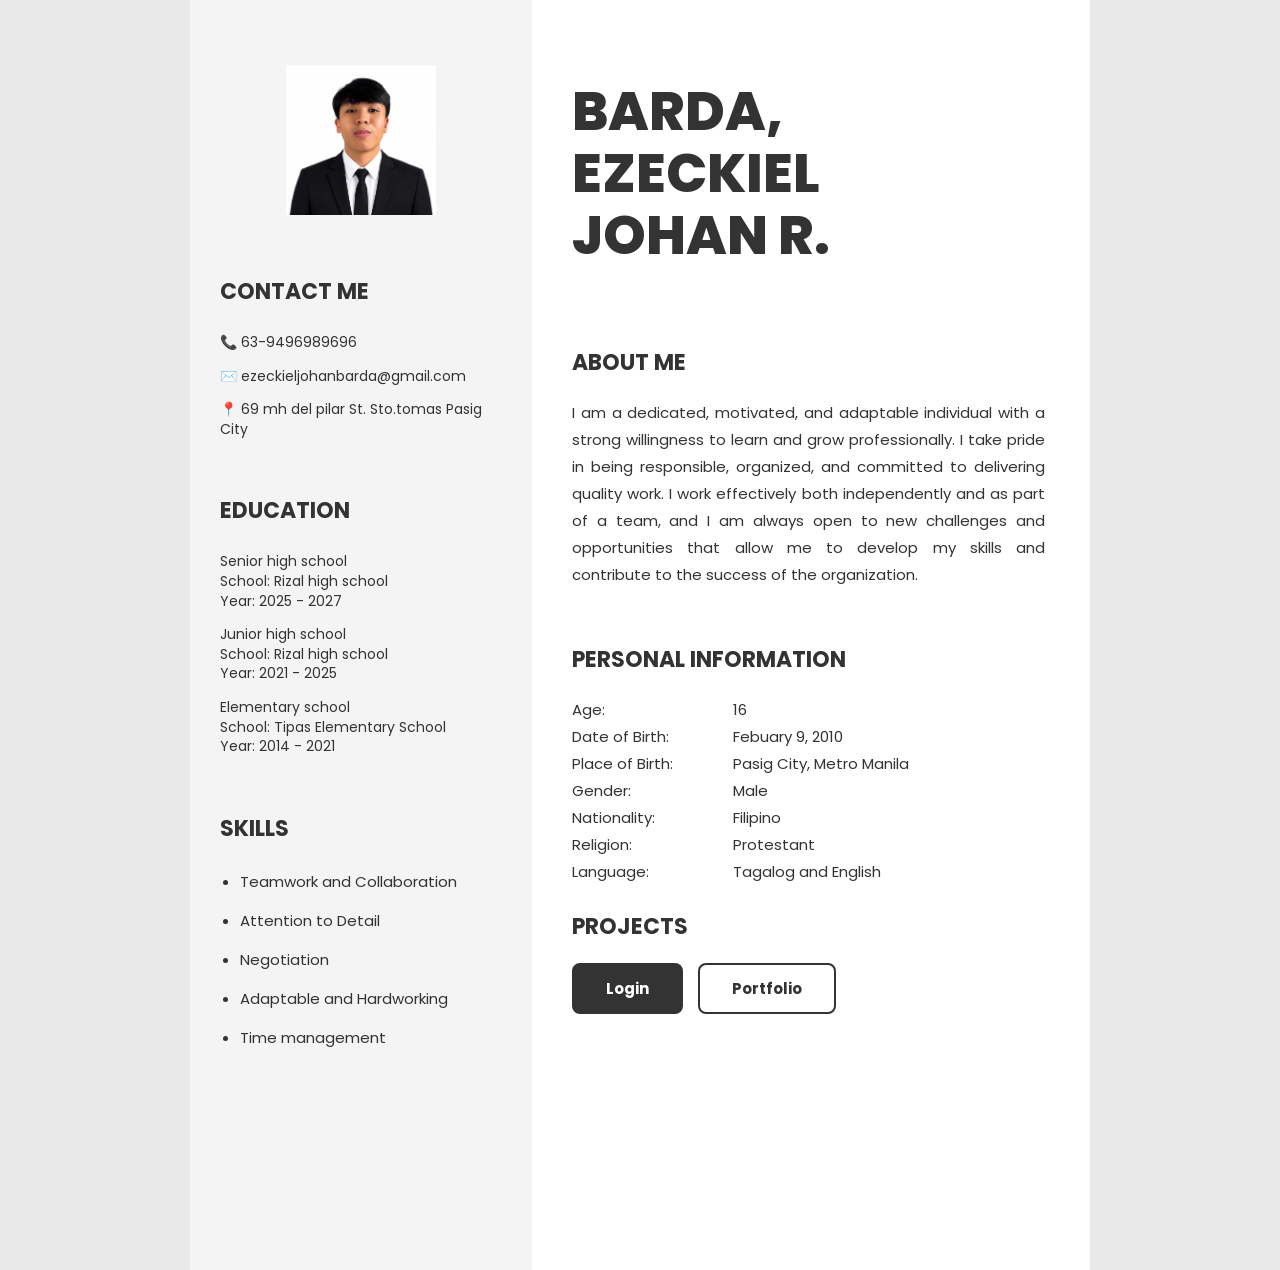
<file: index.html>
<!DOCTYPE html>
<html lang="en">
<head>
    <meta charset="UTF-8">
    <meta name="viewport" content="width=device-width, initial-scale=1.0">
    <title>Barda, Ezeckiel Johan R. - Resume</title>
    <link href="https://fonts.googleapis.com/css2?family=Poppins:wght@400;700;800&display=swap" rel="stylesheet">
    <link rel="stylesheet" href="css/profile.css">
</head>
<body>

    <div class="resume">

        
        <div class="sidebar">
            <div class="profile">
                <img src="img/profileimg.png" alt="Profile picture">
            </div>

            <h2>Contact Me</h2>
            <p>📞 63-9496989696</p>
            <p>✉️ ezeckieljohanbarda@gmail.com</p>
            <p>📍 69 mh del pilar St. Sto.tomas Pasig City</p>

            <h2>Education</h2>
            <p>
                Senior high school<br>
                School: Rizal high school<br>
                Year: 2025 - 2027
            </p>
            <p>
                Junior high school<br>
                School: Rizal high school<br>
                Year: 2021 - 2025
            </p>
            <p>
                Elementary school<br>
                School: Tipas Elementary School<br>
                Year: 2014 - 2021
            </p>

            <h2>Skills</h2>
            <ul>
                <li>Teamwork and Collaboration</li>
                <li>Attention to Detail</li>
                <li>Negotiation</li>
                <li>Adaptable and Hardworking</li>
                <li>Time management</li>
            </ul>
        </div>

        
        <div class="main">

            <h1>Barda,<br>Ezeckiel<br>Johan R.</h1>

            <h2>About Me</h2>
            <p class="about">
                I am a dedicated, motivated, and adaptable individual with a strong willingness to learn and grow professionally. I take pride in being responsible, organized, and committed to delivering quality work. I work effectively both independently and as part of a team, and I am always open to new challenges and opportunities that allow me to develop my skills and contribute to the success of the organization.
            </p>

            <h2>Personal Information</h2>

            <table>
                <tr><td>Age:</td><td>16</td></tr>
                <tr><td>Date of Birth:</td><td>Febuary 9, 2010</td></tr>
                <tr><td>Place of Birth:</td><td>Pasig City, Metro Manila</td></tr>
                <tr><td>Gender:</td><td>Male</td></tr>
                <tr><td>Nationality:</td><td>Filipino</td></tr>
                <tr><td>Religion:</td><td>Protestant</td></tr>
                <tr><td>Language:</td><td>Tagalog and English</td></tr>
            </table>
            <br>

            <h2>Projects</h2>

            <div class="button-group">

                <a href="/pages/login/index.html" class="btn btn-primary">Login</a>

                <a href="/pages/home/index.html" class="btn btn-outline">Portfolio</a>

            </div>

        </div>

    </div>

</body>
</html>
</file>
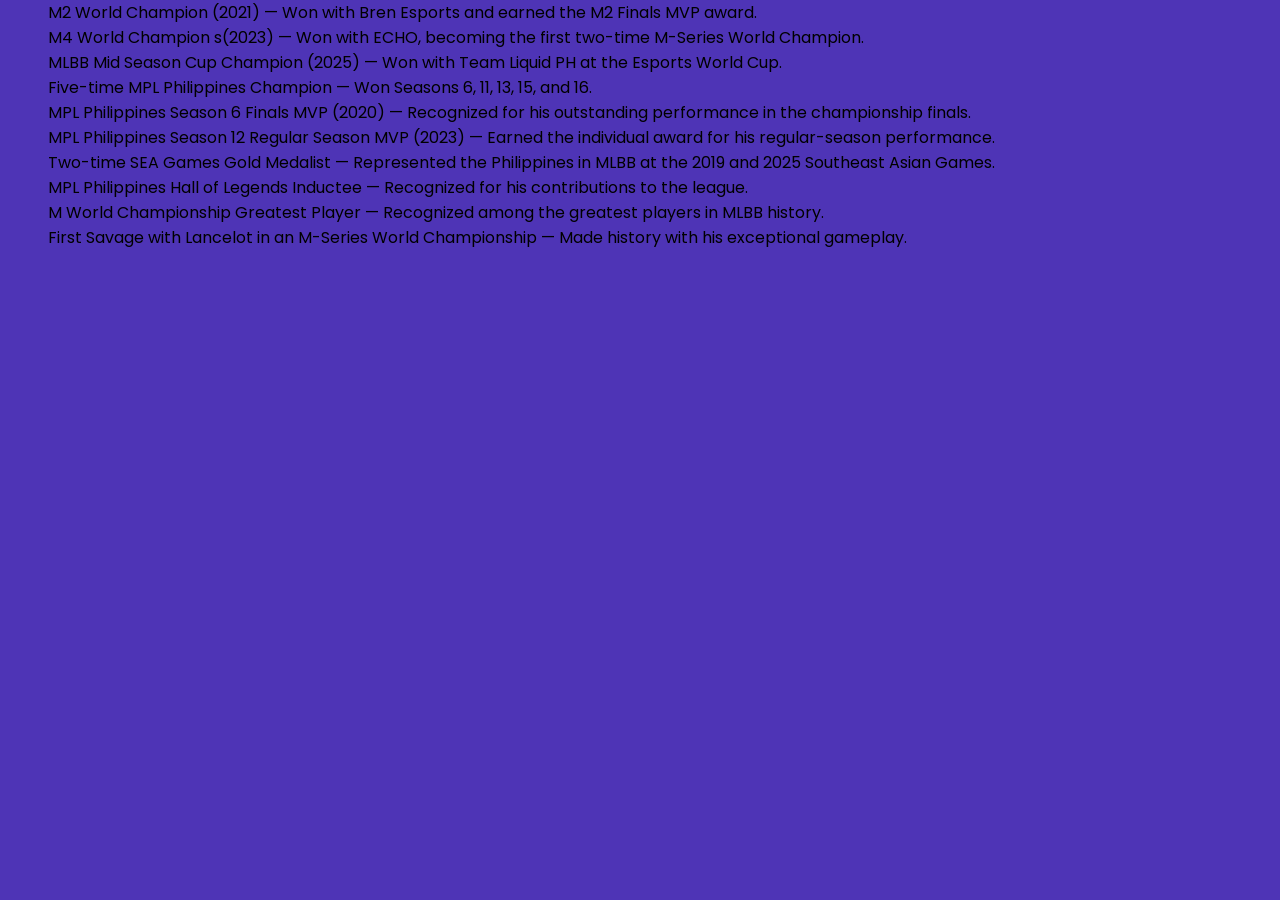
<file: pages/achievements/index.html>
<!DOCTYPE html>
<html lang="en">
<head>
    <meta charset="UTF-8">
    <meta name="viewport" content="width=device-width, initial-scale=1.0">
    <link rel="stylesheet" href="\css\style.css">
    <title>Document</title>
</head>
<body>
    
    <pre>
            M2 World Champion (2021) — Won with Bren Esports and earned the M2 Finals MVP award.
            M4 World Champion s(2023) — Won with ECHO, becoming the first two-time M-Series World Champion.
            MLBB Mid Season Cup Champion (2025) — Won with Team Liquid PH at the Esports World Cup.
            Five-time MPL Philippines Champion — Won Seasons 6, 11, 13, 15, and 16.
            MPL Philippines Season 6 Finals MVP (2020) — Recognized for his outstanding performance in the championship finals.
            MPL Philippines Season 12 Regular Season MVP (2023) — Earned the individual award for his regular-season performance.
            Two-time SEA Games Gold Medalist — Represented the Philippines in MLBB at the 2019 and 2025 Southeast Asian Games.
            MPL Philippines Hall of Legends Inductee — Recognized for his contributions to the league.
            M World Championship Greatest Player — Recognized among the greatest players in MLBB history.
            First Savage with Lancelot in an M-Series World Championship — Made history with his exceptional gameplay.
    </pre>

</body>
</html>
</file>
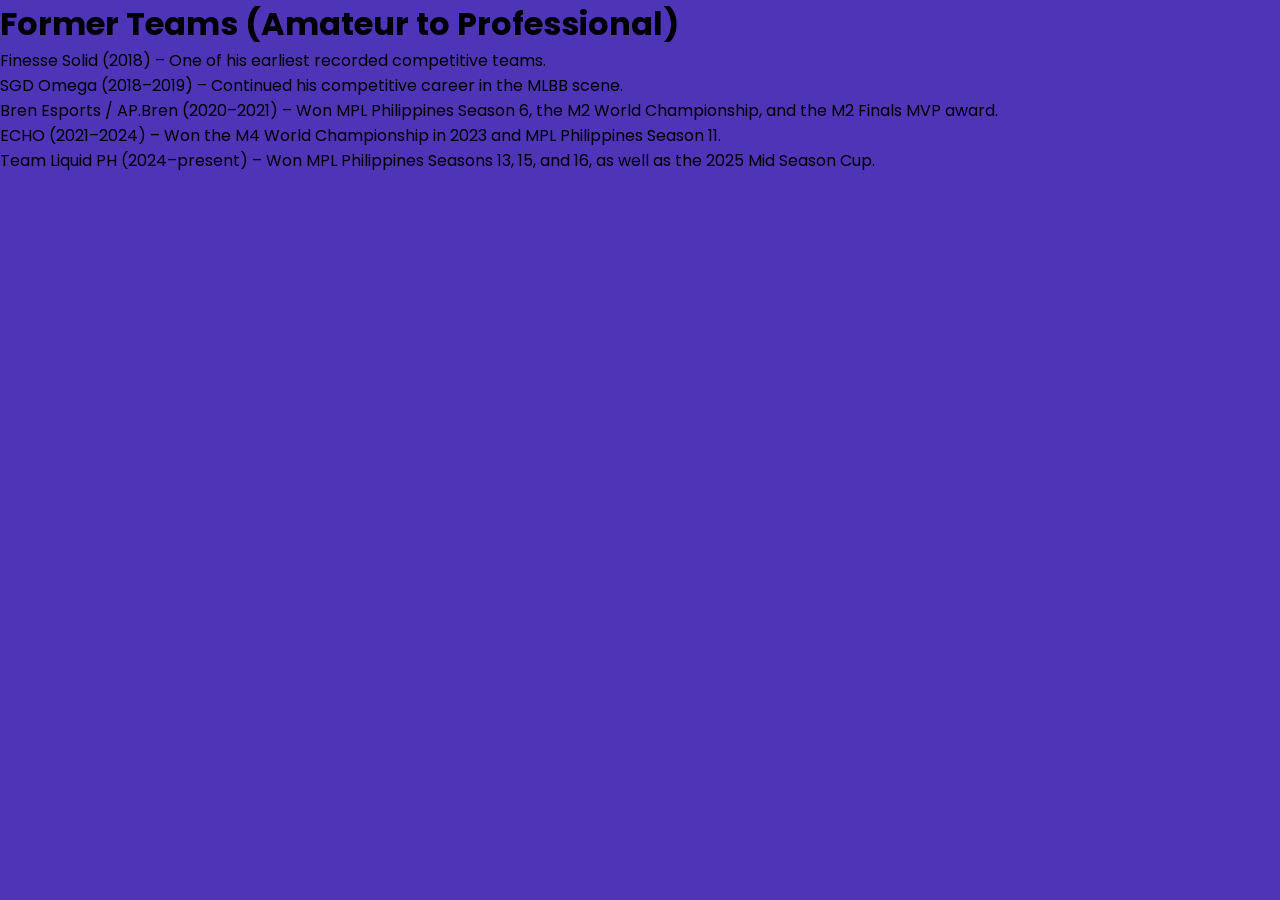
<file: pages/former_teams/index.html>
<!DOCTYPE html>
<html lang="en">
<head>
    <meta charset="UTF-8">
    <meta name="viewport" content="wisdth=device-width, initial-scale=1.0">
    <link rel="stylesheet" href="\css\style.css">
    <title>Document</title>
</head>
<body>
    
    <h1 id="former-teams">Former Teams (Amateur to Professional)</h1>

        <ul>
            <li>Finesse Solid (2018) – One of his earliest recorded competitive teams.</li>
            <li>SGD Omega (2018–2019) – Continued his competitive career in the MLBB scene.</li>
            <li>Bren Esports / AP.Bren (2020–2021) – Won MPL Philippines Season 6, the M2 World Championship, and the M2 Finals MVP award.</li>
            <li>ECHO (2021–2024) – Won the M4 World Championship in 2023 and MPL Philippines Season 11.</li>
            <li>Team Liquid PH (2024–present) – Won MPL Philippines Seasons 13, 15, and 16, as well as the 2025 Mid Season Cup.</li>
        </ul>

</body>
</html>
</file>
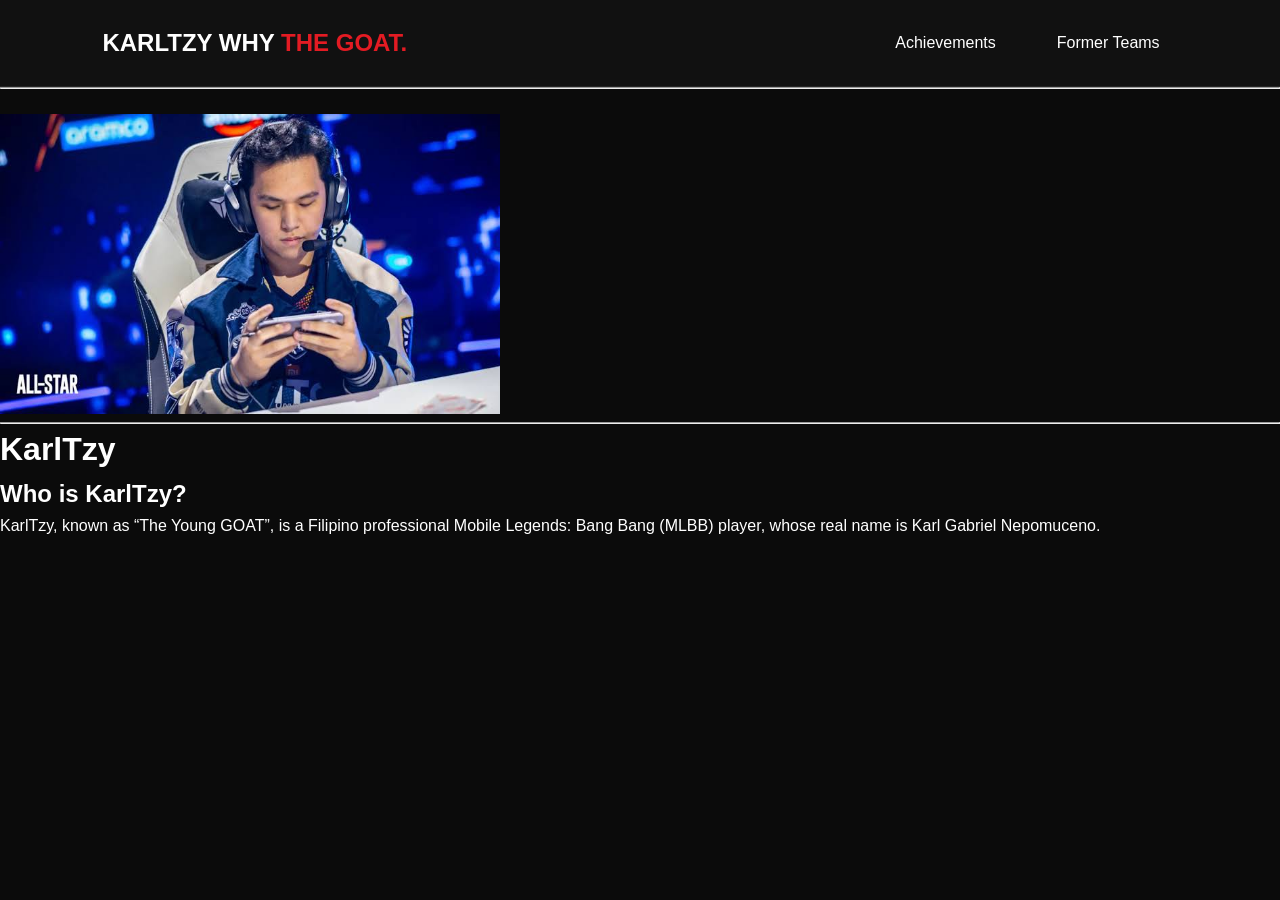
<file: pages/home/index.html>
<!DOCTYPE html>
<html lang="en">
<head>
  <meta charset="UTF-8">
  <meta name="viewport" content="width=device-width, initial-scale=1.0">
  <link rel="stylesheet" href="../../css/weziistyle.css">
  <title>Document</title>
</head>
<body>

        <nav class="navbar">
        <a href="#" class="logo">KARLTZY WHY <span>THE GOAT.</span></a>
        <div class="nav-links">
        <a href="../achievements/index.html">Achievements</a>
        <a href="../former_teams/index.html">Former Teams</a>
        
        </div>
      </nav>

        <hr>
        <br><img src="../../img/karltzy.jpg" width="500" height="300"><br>
        <hr>
    
        <h1>KarlTzy</h1>
        <h2>Who is KarlTzy?</h2>
        <p>KarlTzy, known as “The Young GOAT”, is a Filipino professional Mobile Legends: Bang Bang (MLBB) player, whose real name is Karl Gabriel Nepomuceno. </p><br>


</body>
</html>
</file>
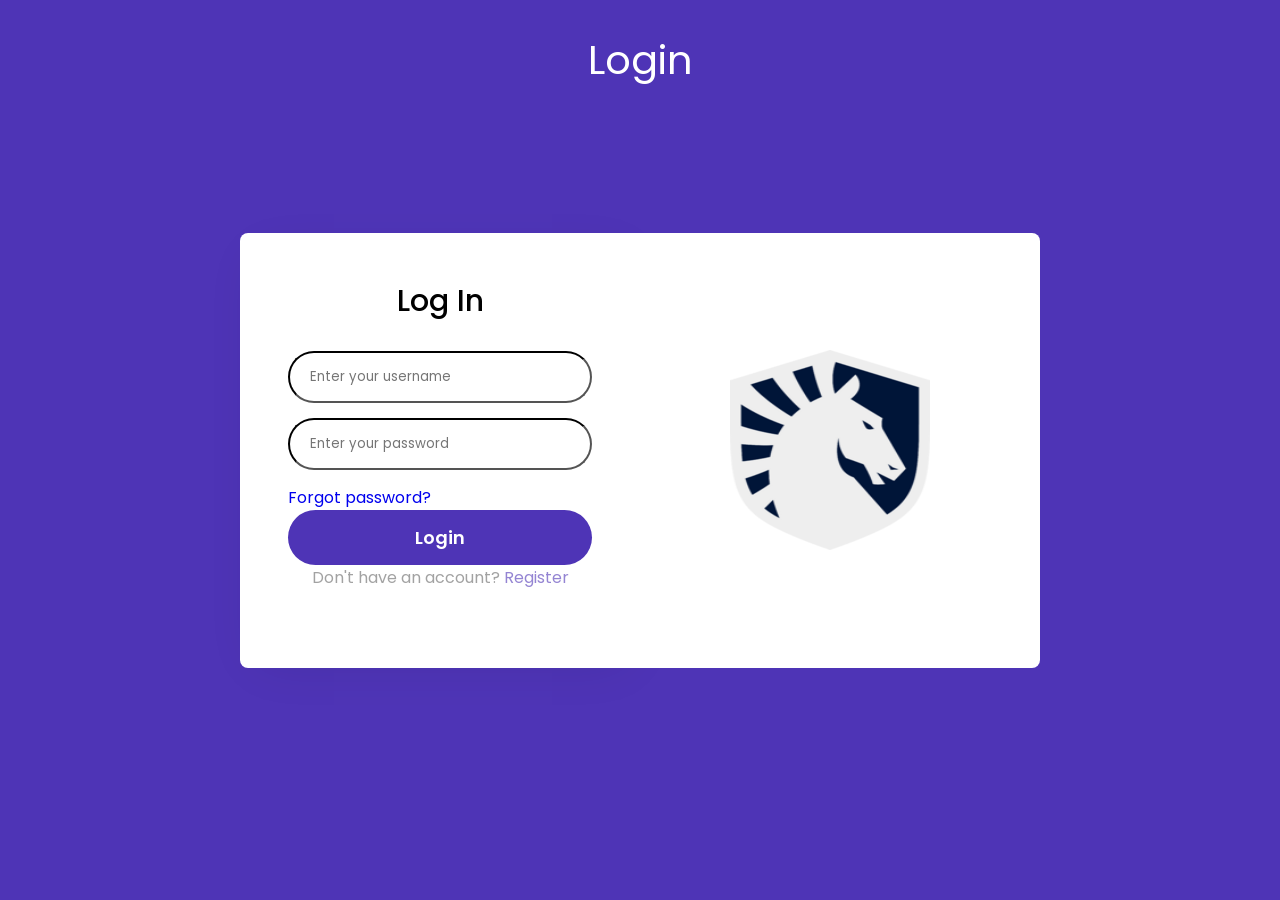
<file: pages/login/index.html>
<!DOCTYPE html>
<html lang="en">
<head>
        <meta charset="UTF-8">
        <meta name="viewport" content="width=device-width, initial-scale=1.0">
        <title>WEZII</title>
        <link rel="stylesheet" href="../../css/style.css">

</head>
<body>
      <div class="login-form">
        <h1>Login</h1>
        <div class="container">
          <div class="main">
            <div class="content">
              <h2>Log In</h2>
              <form id="signInForm" method="post">
                <input type="text" id="username" placeholder="Enter your username" required>
                <input type="password" id="password" placeholder="Enter your password" required>
                <a href="#">Forgot password?</a>
                <button class="btn" type="submit" id="login">Login</button>

                <p class="account">Don't have an account? <a href="#">Register</a></p>

              </form>
            </div>
            <div class="form-img">
              <img src="../../img/tlph.png" alt="TLPH">
            </div>
          </div>
        </div>
      </div>

      <script src="../../js/script.js"></script>
</body>
</html>
</file>
<file: css/profile.css>
* {
    margin: 0;
    padding: 0;
    box-sizing: border-box;
}

body {
    font-family: "Poppins", Arial, sans-serif;
    color: #333;
    background-color: #e9e9e9;
}


.resume {
    display: flex;
    max-width: 900px;
    min-height: 1270px;
    margin: 0 auto;
    background-color: white;
}


.sidebar {
    width: 38%;
    padding: 65px 30px;
    background-color: #f4f4f4;
}


.sidebar img {
    display: block;
    width: 150px;
    height: 150px;
    max-width: 100%;
    object-fit: cover;
    margin: 0 auto 60px auto;
}

.sidebar h2 {
    font-size: 22px;
    text-transform: uppercase;
    margin-bottom: 25px;
}

.sidebar h2:not(:first-of-type) {
    margin-top: 55px;
}

.sidebar p {
    font-size: 14px;
    line-height: 1.4;
    margin-bottom: 14px;
}

.sidebar ul {
    padding-left: 20px;
}

.sidebar li {
    font-size: 15px;
    margin-bottom: 16px;
}


.main {
    width: 62%;
    padding: 80px 45px 40px 40px;
}

.main h1 {
    font-size: 54px;
    font-weight: 800;
    line-height: 1.15;
    text-transform: uppercase;
    margin-bottom: 80px;
}

.main h2 {
    font-size: 22px;
    text-transform: uppercase;
    margin-bottom: 20px;
}

.about {
    font-size: 15px;
    line-height: 1.8;
    text-align: justify;
    margin-bottom: 55px;
}

.main ul {
    padding-left: 20px;
    margin-bottom: 70px;
}

.main li {
    font-size: 15px;
    margin-bottom: 10px;
}

.main table {
    font-size: 15px;
    line-height: 1.8;
    border-collapse: collapse;
}

.main td {
    padding-right: 60px;
}

.button-group {
    display: flex;
    flex-wrap: wrap;
    gap: 15px;
}


.btn {
    display: inline-block;
    padding: 12px 32px;
    font-family: "Poppins", Arial, sans-serif;
    font-size: 15px;
    font-weight: 700;
    text-align: center;
    text-decoration: none;       
    border: 2px solid #333;
    border-radius: 8px;
    transition: all 0.3s ease;   
}


.btn-primary {
    background-color: #333;
    color: white;
}

.btn-primary:hover {
    background-color: white;
    color: #333;
    transform: translateY(-3px);              
    box-shadow: 0 6px 12px rgba(0, 0, 0, 0.2);
}


.btn-outline {
    background-color: white;
    color: #333;
}

.btn-outline:hover {
    background-color: #333;
    color: white;
    transform: translateY(-3px);
    box-shadow: 0 6px 12px rgba(0, 0, 0, 0.2);
}


.btn:focus-visible {
    outline: 3px solid #888;
    outline-offset: 3px;
}



@media (max-width: 700px) {

.resume {
    flex-direction: column;
    min-height: 0;
}

.sidebar,
.main {
    width: 100%;
    padding: 35px 22px;
}

.sidebar img {
    width: 130px;
    height: 130px;
    margin-bottom: 35px;
}

.main h1 {
    font-size: 38px;
    margin-bottom: 40px;
}

.main ul {
    margin-bottom: 40px;
}

.main td {
    padding-right: 20px;
}

.button-group {
    flex-direction: column;
}

.btn {
    width: 100%;
}
}
</file>
<file: css/weziistyle.css>
* {
    margin: 0;
    padding: 0;
    box-sizing: border-box;
    scroll-behavior: smooth;
}

body {
    background-color: #0b0b0b;
    color: white;
    font-family: Verdana, Geneva, Tahoma, sans-serif;
    line-height: 1.6;
}

:root {
    --red: #e31b23;
    --black: #0b0b0b;
    --white: #ffffff;
}

/* Navigation Bar */
.navbar {
    display: flex;
    justify-content: space-between;
    align-items: center;
    padding: 20px 8%;
    background-color: #111111;
    border-bottom: 1px solid #252525;
}

.logo {
    color: white;
    font-size: 24px;
    font-weight: bold;
    text-decoration: none;
}

span {
    color: var(--red);
}

.nav-links {
    display: flex;
    flex-wrap: wrap;
    gap: 25px;
}

.nav-links a {
    display: inline-block;
    color: white;
    text-decoration: none;
    padding: 10px 18px;
    border-radius: 6px;
    transition: all 0.3s ease;
}

.nav-links a:hover {
    background-color: gray;
    color: var(--white);
}

.nav-links a.active {
    background-color: var(--red);
    color: var(--white);
}
</file>
<file: css/style.css>
@import url('https://fonts.googleapis.com/css2?family=Poppins:wght@300;400;500;600;700&display=swap');
*{
    padding: 0;
    margin: 0;
    box-sizing: border-box;
    font-family: 'poppins',sans-serif;

}
body{
    background-color: #4e34b6;
}

.login-form{
    position: relative;
    min-height: 100vh;
    z-index: 0;
    background: #4e34b6;
    padding: 30px;
    justify-content: center;
    display: grid;

    grid-template-rows: 1fr auto 1fr;
    align-self: center;
}
.container{
    max-width: 800px;
    margin: 0 auto;
}

.login-form h1{
    text-align: center;
    font-size: 2.5rem;
    font-weight: 400;
    color: white;
    font-family: 'poppins', sans-serif;

}
.login-form h2{
    line-height: 40px;
    margin-bottom: 5px;
    font-size: 30px;
    font-weight: 500;
    color: black;
    text-align: center;
} 

.login-form .main{
    position: relative;
    display: flex;
    margin: 30px 0;
}

.content{
    flex-basis: 50%;
    padding: 3em 3em;
    background: white;
    box-shadow: 2px 9px 49px -17px rgba(0, 0, 0, 0.1);
    border-top-left-radius: 8px;
    border-bottom-left-radius: 8px;
}

.form-img{
    flex-basis: 50%;
    background: white;
    background-size: cover;
    padding: 40px;
    border-top-right-radius: 8px;
    border-bottom-right-radius: 8px;
    align-items: center;
    display: grid;

}

.login-form img{
    margin-left: 50px;
    width: 200px;
    height: 200px;
}

.form-img img{
    max-width: 100%;
}

p{
    color: #666;
    font-size: 16px;
    line-height: 25px;
    opacity: 0.6;
    text-align: center;
}
.btn,button,input{
    border-radius: 35px;
}
.btn:hover,
button:hover{
    color: black;
    transition: 0.5s ease;
}
a{
    text-decoration: none;
}
.login-form form{
    margin: 30px 0;
}
.login-form input{
    margin-bottom: 15px;
    color: black;
    text-align: left;
    padding: 14px 20px;
    width: 100%;
    display: inline-block;
    box-sizing: border-box;
    border-color: black;
    background: white;
}
.login-form input:focus{
    background: transparent;
    border: 1px solid #4e34b6; 
}

.login-form button{
    font-size: 18px;
    color: white;
    width: 100%;
    background: #4e34b6;
    border: none;
    padding: 14px 15px;
    font-weight: 600;
    transition: 0.3s ease;
}

p.account a{
    color: #4e34b6;
}
p.account a:hover{
    text-decoration: underline;
}

@media(max-width:736px) {
    .login-form .main{
        flex-direction: column;
    }
    .login-form{
        margin-top: 30px;
        border-bottom: 10px;
    }
    .form-img{
        border-radius: 0;
        border-top-left-radius: 8px;
        border-top-right-radius: 8px;
        content: 2;
    }
    .content{
    order: 1;
    border-radius: 0;
    border-top-left-radius: 8px;
    border-top-right-radius: 8px;
}
}
</file>
